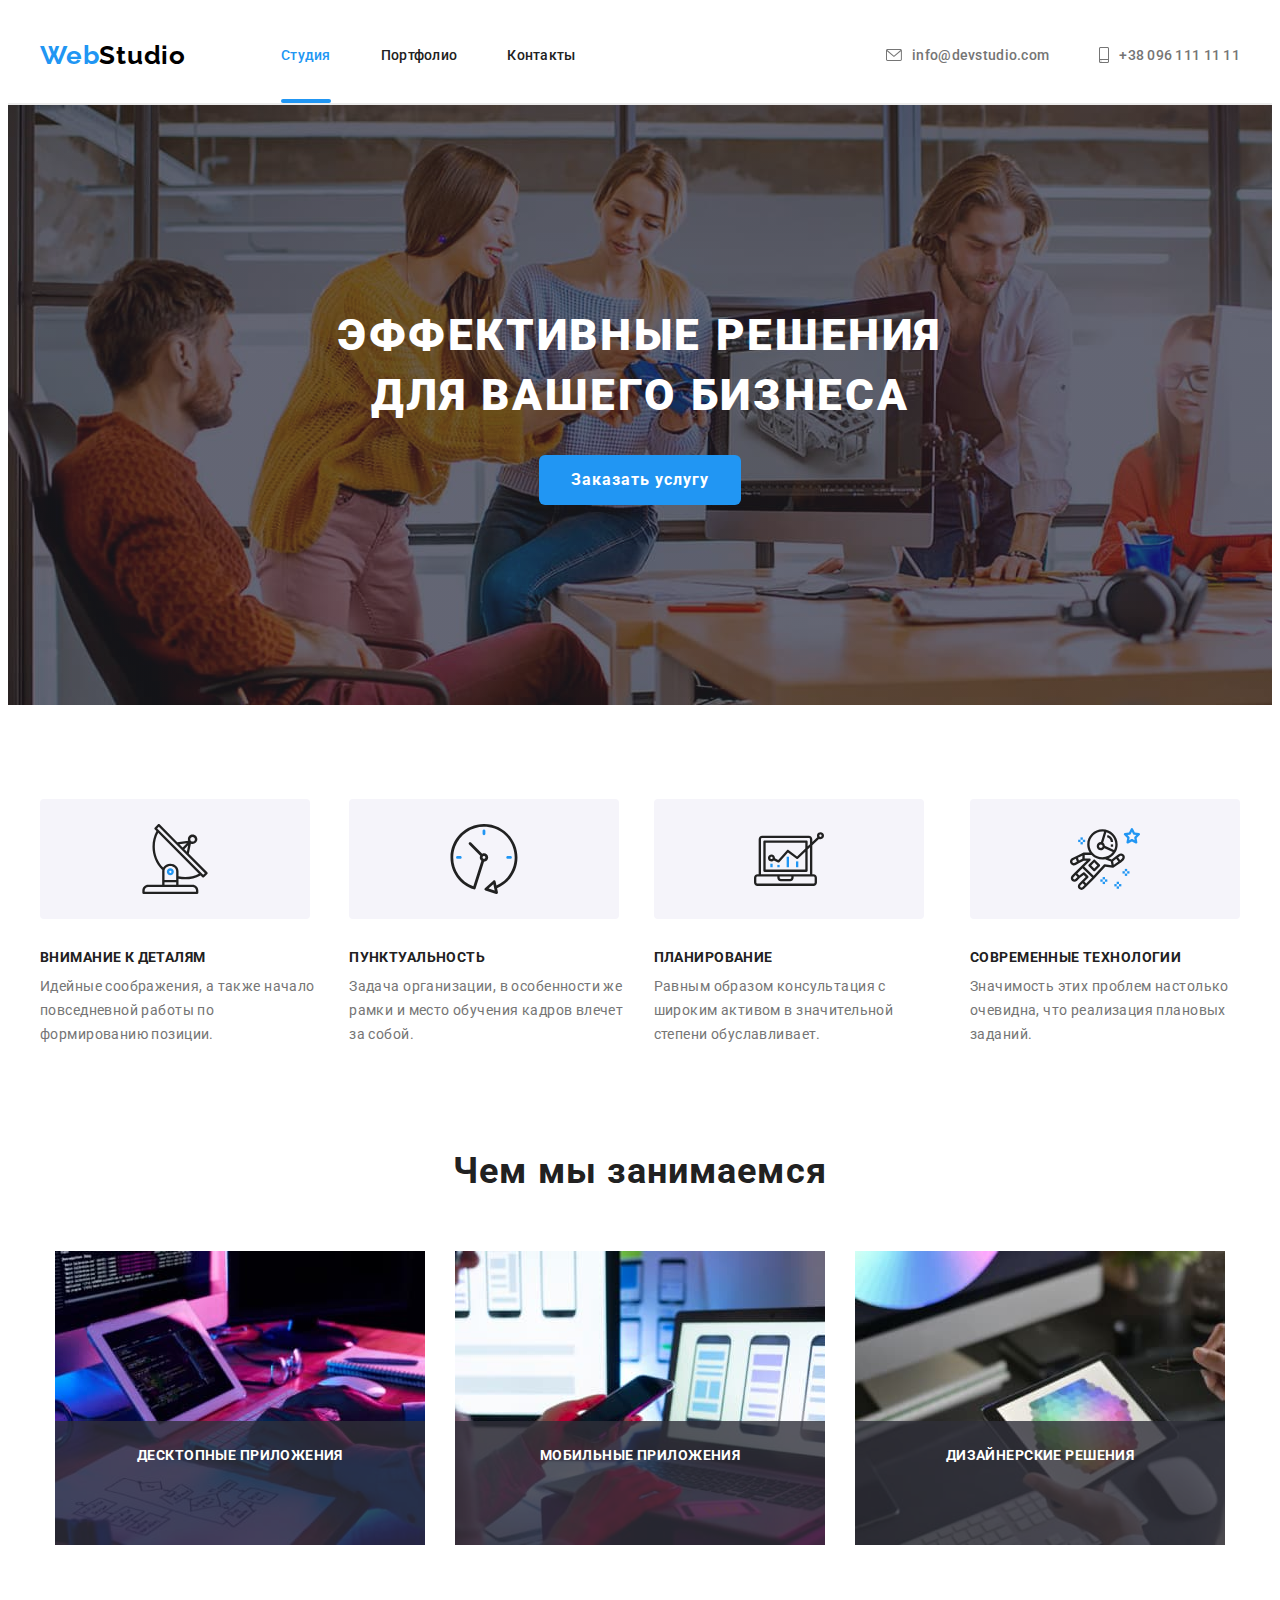
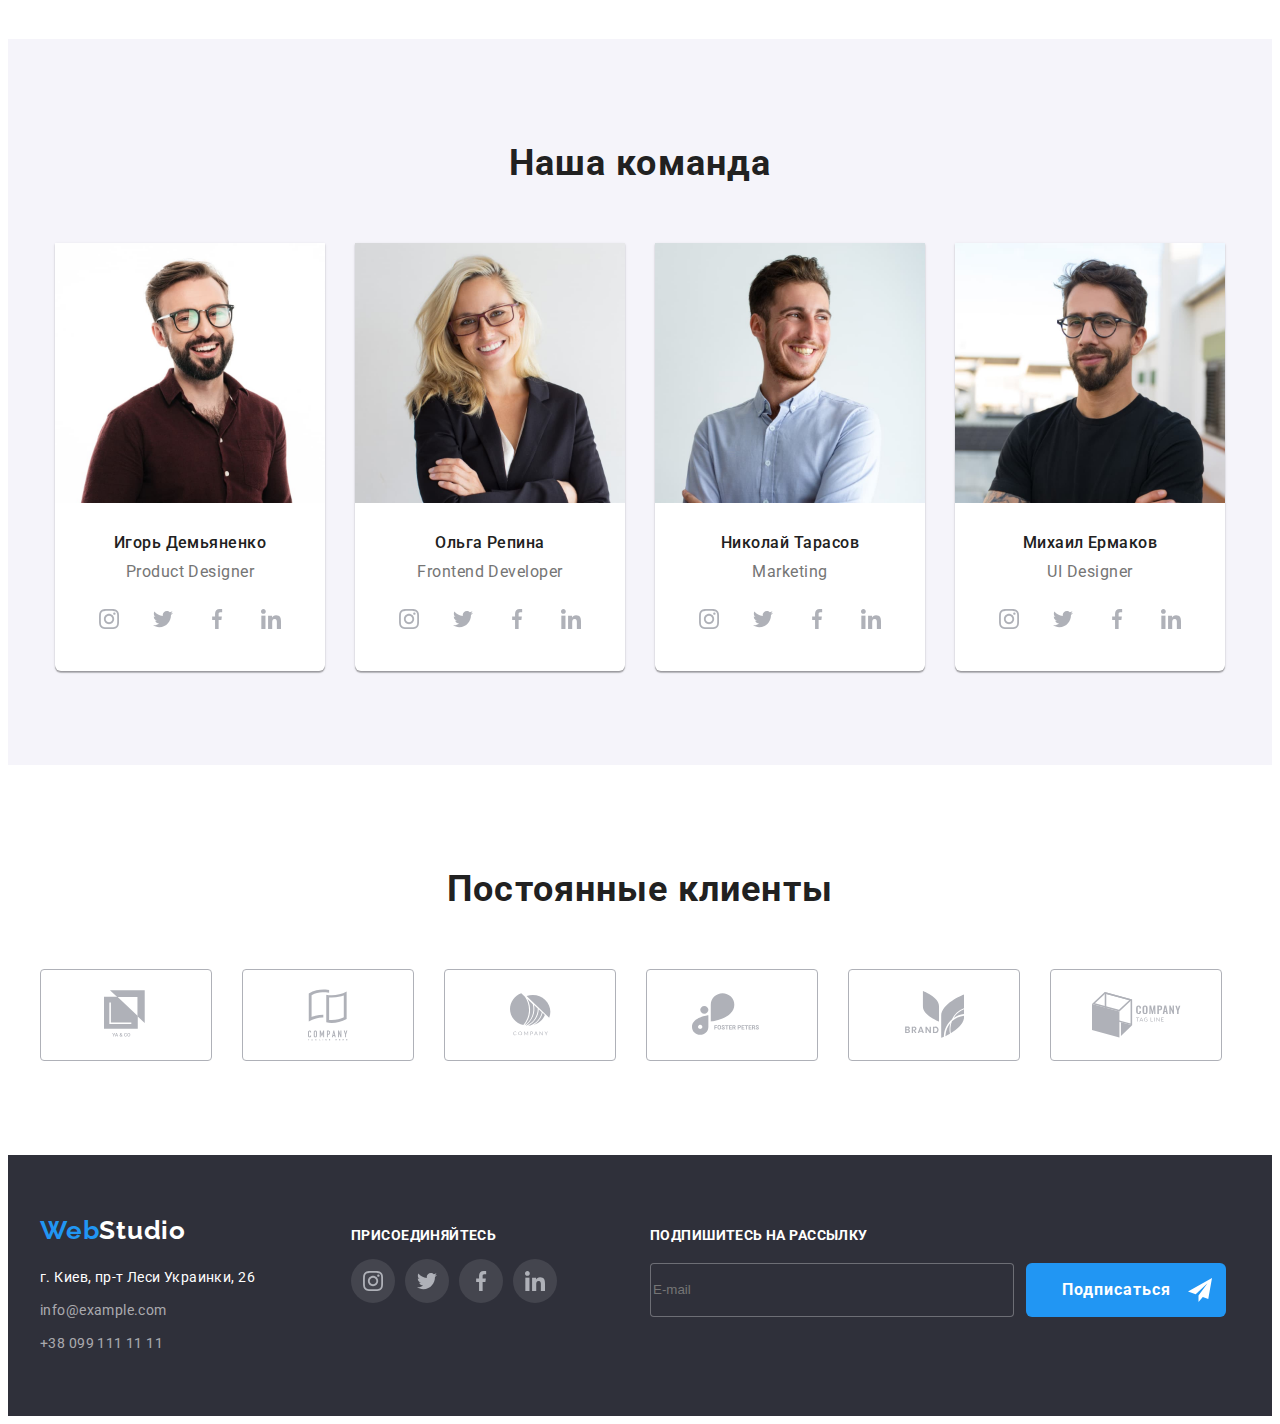
<file: index.html>
<!DOCTYPE html>
<html lang="ru">
<head>
    <meta charset="UTF-8">
    <meta name="viewport" content="width=device-width, initial-scale=1.0">
    <link rel="stylesheet" href="https://cdnjs.cloudflare.com/ajax/libs/modern-normalize/1.0.0/modern-normalize.min.css" integrity="sha512-ISS7cAi1PEhQ8jnbJpJZMd29NlhNj4AWYyLOSp2CE/CsHxTCu+r+t0D2yoJudVrd0/8fTVPUVDzY5Tvli75u/g==" crossorigin="anonymous" />
    <link rel="stylesheet" href="./css/main.min.css">
    <link rel="preconnect" href="https://fonts.gstatic.com">
    <link href="https://fonts.googleapis.com/css2?family=Raleway:wght@700&family=Roboto:ital,wght@0,400;0,500;0,700;1,900&display=swap" rel="stylesheet">
    <title lang="en">Web studio</title>
</head>
<body>
    <!-- Шапка сайта -->
        <header class="header-section">
           <div class="header container"> <nav class="navigation"> 
            <a href="./" aria-label="логотип сайта" class="logo-link"><span lang="en" class="logo-text">Web</span><span lang="en" class="">Studio</span></a>
            <ul class="nav-list">
                <li class="nav-list-item"><a href="" class="nav-link"><span class="current">Студия</span></a></li>
                <li class="nav-list-item"><a href="./portfolio.html" class="nav-link"><span>Портфолио</span></a></li>
                <li class="nav-list-item"><a href="" class="nav-link"><span>Контакты</span></a></li>
             </ul>                            
    </nav>
    <ul class="nav-list adress">  
        <li class="nav-list-item"><a href="mailto:info@devstudio.com" lang="en" class="nav-tel"><svg class="nav-list-icon" width="16" height="12"><use href="./images/sprite.svg#icon-envelope">
            </use></svg>
            <span>info@devstudio.com</span></a></li>
        <li class="nav-list-item"><a href="tel:+380961111111" class="nav-tel">
            <svg class="nav-list-icon" width="10" height="16"><use href="./images/sprite.svg#icon-smartphone">
        </use></svg><span class="telephone">+38 096 111 11 11</span></a></li>
    </ul></div>
        </header>  
    <!-- Главная секция -->
    <main>
        <!-- Герой -->
        <section class="hero">
            <h1 class="hero-title">Эффективные решения для вашего бизнеса</h1>
            <button type="button" class="hero-button" data-modal-open>Заказать услугу</button>
        </section>
        <!-- Преимущества -->
        <section class="advanteges container">
            <h2 class="section-title visually-hidden" lang="en">Advanteges</h2>
            <ul class="advanteges-list">
                <li class="advanteges-list-item">
                    <div class="advanteges-list-item-pic"><svg width="70px" height="70px">
                        <use href="./images/sprite.svg#icon-antenna"></use>
                    </svg> </div>
                    <h3 class="advanteges-title">Внимание к деталям</h3>
                    <p class="advanteges-text">Идейные соображения, а также начало повседневной работы по формированию позиции.</p>
                </li>
                <li class="advanteges-list-item">
                    <div class="advanteges-list-item-pic"><svg width="70px" height="70px">
                        <use href="./images/sprite.svg#icon-clock"></use>
                    </svg> </div>
                    <h3 class="advanteges-title">Пунктуальность</h3>
                    <p class="advanteges-text">Задача организации, в особенности же рамки и место обучения кадров влечет за собой.</p>
                </li>
                <li class="advanteges-list-item">
                    <div class="advanteges-list-item-pic"><svg width="70px" height="70px">
                        <use href="./images/sprite.svg#icon-diagram"></use>
                    </svg> </div>
                    <h3 class="advanteges-title">Планирование</h3>
                    <p class="advanteges-text">Равным образом консультация с широким активом в значительной степени обуславливает.</p>
                </li>
                <li class="advanteges-list-item">
                    <div class="advanteges-list-item-pic"><svg width="70px" height="70px">
                        <use href="./images/sprite.svg#icon-astronaut"></use>
                    </svg> </div>
                    <h3 class="advanteges-title">Современные технологии</h3>
                    <p class="advanteges-text">Значимость этих проблем настолько очевидна, что реализация плановых заданий.</p>
                </li>
            </ul>
        </section>
        <!-- what we do -->
        <section class="whatwedo container">
            <h2 class="section-title">Чем мы занимаемся</h2>
            <ul class="whatwedo-list">
                <li class="whatwedo-list-item"><img src="./images/whatwedo/whatwedo1.jpg" alt="разработчик за работой" width="370" height="294">
              <div  class="whatwedo-item-text-wraper"><p class="whatwedo-item-text">ДЕСКТОПНЫЕ ПРИЛОЖЕНИЯ</p></div> 
                </li>
                <li class="whatwedo-list-item"><img src="./images/whatwedo/whatwedo2.jpg" alt="разработчик за работой" width="370" height="294">
                <div class="whatwedo-item-text-wraper">
                    <p class="whatwedo-item-text">МОБИЛЬНЫЕ ПРИЛОЖЕНИЯ</p>
                </div>
                </li>
                <li class="whatwedo-list-item"><img src="./images/whatwedo/whatwedo3.jpg" alt="разработчик за работой" width="370" height="294">
                <div class="whatwedo-item-text-wraper">
                    <p class="whatwedo-item-text">ДИЗАЙНЕРСКИЕ РЕШЕНИЯ</p>
                </div>
                </li>
            </ul>
            </section>
        <!-- our team -->
             <section class="ourteam-section">
                 <div class="ourteam container">
                    <h2 class="section-title">Наша команда</h2>
                    <ul class="ourteam-list">    
                        <li class="ourteam-list-item">
                            <img src="./images/ourteam/ourteam1.jpg" alt="член команды" width="270" height="260" >
                                <h3 class="ourteam-member-name">Игорь Демьяненко</h3>
                                <p class="ourteam-member-position" lang="en">Product Designer</p>
                                <ul class="ourteam-member-social-links-list">
    <li class="social-list-item">
        <a class="social-link" href="">
            <svg class="social-link-icon">
                <use href="./images/sprite.svg#icon-instagram"></use>
            </svg>
        </a>
    </li>
    <li class="social-list-item">
        <a class="social-link" href="">
            <svg class="social-link-icon">
                <use href="./images/sprite.svg#icon-twitter"></use>
            </svg>
        </a>
    </li> <li class="social-list-item">
        <a class="social-link" href="">
            <svg class="social-link-icon">
                <use href="./images/sprite.svg#icon-facebook"></use>
            </svg>
        </a>
    </li> <li class="social-list-item">
        <a class="social-link" href="">
            <svg class="social-link-icon">
                <use href="./images/sprite.svg#icon-linkedin"></use>
            </svg>
        </a>
    </li>
                                </ul>
                            </li>
                        <li class="ourteam-list-item">
                            <img src="./images/ourteam/ourteam2.jpg" alt="член команды" width="270" height="260">
                            <h3 class="ourteam-member-name">Ольга Репина</h3>
                            <p class="ourteam-member-position" lang="en">Frontend Developer</p>
                            <ul class="ourteam-member-social-links-list">
                                <li class="social-list-item">
                                    <a class="social-link" href="">
                                        <svg class="social-link-icon">
                                            <use href="./images/sprite.svg#icon-instagram"></use>
                                        </svg>
                                    </a>
                                </li>
                                <li class="social-list-item">
                                    <a class="social-link" href="">
                                        <svg class="social-link-icon">
                                            <use href="./images/sprite.svg#icon-twitter"></use>
                                        </svg>
                                    </a>
                                </li> <li class="social-list-item">
                                    <a class="social-link" href="">
                                        <svg class="social-link-icon">
                                            <use href="./images/sprite.svg#icon-facebook"></use>
                                        </svg>
                                    </a>
                                </li> <li class="social-list-item">
                                    <a class="social-link" href="">
                                        <svg class="social-link-icon">
                                            <use href="./images/sprite.svg#icon-linkedin"></use>
                                        </svg>
                                    </a>
                                </li>
                                                            </ul>
                        </li>
                        <li class="ourteam-list-item">
                            <img src="./images/ourteam/ourteam3.jpg" alt="член команды" width="270" height="260">
                            <h3 class="ourteam-member-name">Николай Тарасов</h3>
                            <p class="ourteam-member-position" lang="en">Marketing</p>
                            <ul class="ourteam-member-social-links-list">
                                <li class="social-list-item">
                                    <a class="social-link" href="">
                                        <svg class="social-link-icon">
                                            <use href="./images/sprite.svg#icon-instagram"></use>
                                        </svg>
                                    </a>
                                </li>
                                <li class="social-list-item">
                                    <a class="social-link" href="">
                                        <svg class="social-link-icon">
                                            <use href="./images/sprite.svg#icon-twitter"></use>
                                        </svg>
                                    </a>
                                </li> <li class="social-list-item">
                                    <a class="social-link" href="">
                                        <svg class="social-link-icon">
                                            <use href="./images/sprite.svg#icon-facebook"></use>
                                        </svg>
                                    </a>
                                </li> <li class="social-list-item">
                                    <a class="social-link" href="">
                                        <svg class="social-link-icon">
                                            <use href="./images/sprite.svg#icon-linkedin"></use>
                                        </svg>
                                    </a>
                                </li>
                                                            </ul>
                        </li>
                        <li class="ourteam-list-item">
                            <img src="./images/ourteam/ourteam4.jpg" alt="член команды" width="270" height="260">
                            <h3 class="ourteam-member-name">Михаил Ермаков</h3>
                            <p class="ourteam-member-position" lang="en">UI Designer</p>
                            <ul class="ourteam-member-social-links-list">
                                <li class="social-list-item">
                                    <a class="social-link" href="">
                                        <svg class="social-link-icon">
                                            <use href="./images/sprite.svg#icon-instagram"></use>
                                        </svg>
                                    </a>
                                </li>
                                <li class="social-list-item">
                                    <a class="social-link" href="">
                                        <svg class="social-link-icon">
                                            <use href="./images/sprite.svg#icon-twitter"></use>
                                        </svg>
                                    </a>
                                </li> <li class="social-list-item">
                                    <a class="social-link" href="">
                                        <svg class="social-link-icon">
                                            <use href="./images/sprite.svg#icon-facebook"></use>
                                        </svg>
                                    </a>
                                </li> <li class="social-list-item">
                                    <a class="social-link" href="">
                                        <svg class="social-link-icon">
                                            <use href="./images/sprite.svg#icon-linkedin"></use>
                                        </svg>
                                    </a>
                                </li>
                                                            </ul>
                        </li>
                    </ul>
                 </div>
        </section>
        <!--our partners -->
        <section class="partners">
            <div class="partners-section container">
                <h2 class="section-title">Постоянные клиенты</h2>
                <ul class="partners-list">
                    <li class="partners-list-item">
                        <a href="" class="partners-box"><svg class="partners-logo" width="45" height="50">
                            <use href="./images/sprite.svg#icon-logo-1">
                            </use></svg></a>
                    </li>
                    <li class="partners-list-item">
                        <a href="" class="partners-box"><svg class="partners-logo" width="40" height="52">
                                <use href="./images/sprite.svg#icon-logo-2">
                                </use>
                            </svg></a>
                    </li>
                    <li class="partners-list-item">
                        <a href="" class="partners-box"><svg class="partners-logo" width="41" height="43">
                                <use href="./images/sprite.svg#icon-logo-3">
                                </use>
                            </svg></a>
                    </li>
                    <li class="partners-list-item">
                        <a href="" class="partners-box"><svg class="partners-logo" width="80" height="43">
                                <use href="./images/sprite.svg#icon-logo-4">
                                </use>
                            </svg></a>
                    </li>
                    <li class="partners-list-item">
                        <a href="" class="partners-box"><svg class="partners-logo" width="59" height="47">
                                <use href="./images/sprite.svg#icon-logo-5">
                                </use>
                            </svg></a>
                    </li>
                    <li class="partners-list-item">
                        <a href="" class="partners-box"><svg class="partners-logo" width="89" height="46">
                                <use href="./images/sprite.svg#icon-logo-6">
                                </use>
                            </svg></a>
                    </li>
                    
                </ul>

            </div>

        </section>
    </main>
    <footer class="footer">
        <div class="container">
           <div class="footer-adress">
                <a href="./" aria-label="логотип сайта" class="logo-link"><span lang="en" class="logo-text">Web</span><span lang="en"
                        class="text-dark-theme">Studio</span></a>
                <address class="contacts-list">
                    <ul >
                        <li class="contacts-list-item"><a class="adress-link" href="https://goo.gl/maps/L1ehJg4MQSeb4s4E7"
                                target="_blank" rel="noreferrer noopener">г. Киев, пр-т Леси Украинки, 26</a></li>
                        <li class="contacts-list-item"><a class="mail-link" href="mailto:info@example.com">info@example.com</a></li>
                        <li class="contacts-list-item"><a class="tel-link" href="tel:+380991111111">+38 099 111 11 11</a></li>
                    </ul>
                </address>
           </div>
<div class="join-block">
<h3 class="join-title">Присоединяйтесь</h3>
<ul class="ourteam-member-social-links-list">
    <li class="social-list-item">
        <a class="social-link" href="">
            <svg class="social-link-icon">
                <use href="./images/sprite.svg#icon-instagram"></use>
            </svg>
        </a>
    </li>
    <li class="social-list-item">
        <a class="social-link" href="">
            <svg class="social-link-icon">
                <use href="./images/sprite.svg#icon-twitter"></use>
            </svg>
        </a>
    </li>
    <li class="social-list-item">
        <a class="social-link" href="">
            <svg class="social-link-icon">
                <use href="./images/sprite.svg#icon-facebook"></use>
            </svg>
        </a>
    </li>
    <li class="social-list-item">
        <a class="social-link" href="">
            <svg class="social-link-icon">
                <use href="./images/sprite.svg#icon-linkedin"></use>
            </svg>
        </a>
    </li>
</ul>
</div>
    <form action="#" class="sub-form">
        <p class="sub-form-text">Подпишитесь на рассылку</p>
       <span class="sub-form-wrapper">
            <input name="mail" type="text" class="sub-form-mail-input" placeholder="E-mail">
            <button type="submit" class="sub-form-btn">Подписаться
                <svg width="24px" height="24px">
                    <use href="./images/sprite.svg#icon-send"></use>
                </svg>
            </button>
       </span>
    </form>
        </div>
    </footer>

<div class="backdrop is-hidden" data-modal>
    <div class="modal">
<button type="button" class="close-btn" data-modal-close><svg width="18px" height="18px" >
    <use href="./images/sprite.svg#icon-close"></use>
</svg></button>
<p class="form-main-text">Оставьте свои данные, мы вам перезвоним</p>
<form action="#" class="modal-form">
<label class="modal-form-field">Имя
    <span class="modal-form-input-wrapper"><input type="text" name="user-name" class="modal-form-input">
    <svg class="modal-input-icon" width="18px" height="18px">
        <use href="./images/sprite.svg#icon-name-modal"></use>
    </svg></span>
</label>
<label class="modal-form-field">Телефон
   <span class="modal-form-input-wrapper"><input type="tel" name="user-phone" class="modal-form-input">
<svg class="modal-input-icon" width="18px" height="18px">
    <use href="./images/sprite.svg#icon-phone-modal"></use>
</svg></span>
</label>
<label class="modal-form-field">Почта
    <span class="modal-form-input-wrapper"><input type="text" name="user-name" class="modal-form-input">
        <svg class="modal-input-icon" width="18px" height="18px">
            <use href="./images/sprite.svg#icon-mail-modal"></use>
        </svg></span>
</label>

<label class="modal-form-field">Комментарий
    <textarea class="modal-form-message" name="user-message" placeholder="Введите текст"></textarea>
<input id="user-policy" type="checkbox" name="user-policy" value="accept-policy" class="modal-form-policy visually-hidden">
<label for="user-policy" class="modal-form-policy-text">Соглашаюсь с рассылкой и принимаю <a href="#" class="policy-link">Условия договора</a></label>
<button type="submit" class="modal-form-btn">Отправить</button>
</form>
    </div>
</div>
<script src="./js/modal.js"></script>
</body>
</html>
</file>
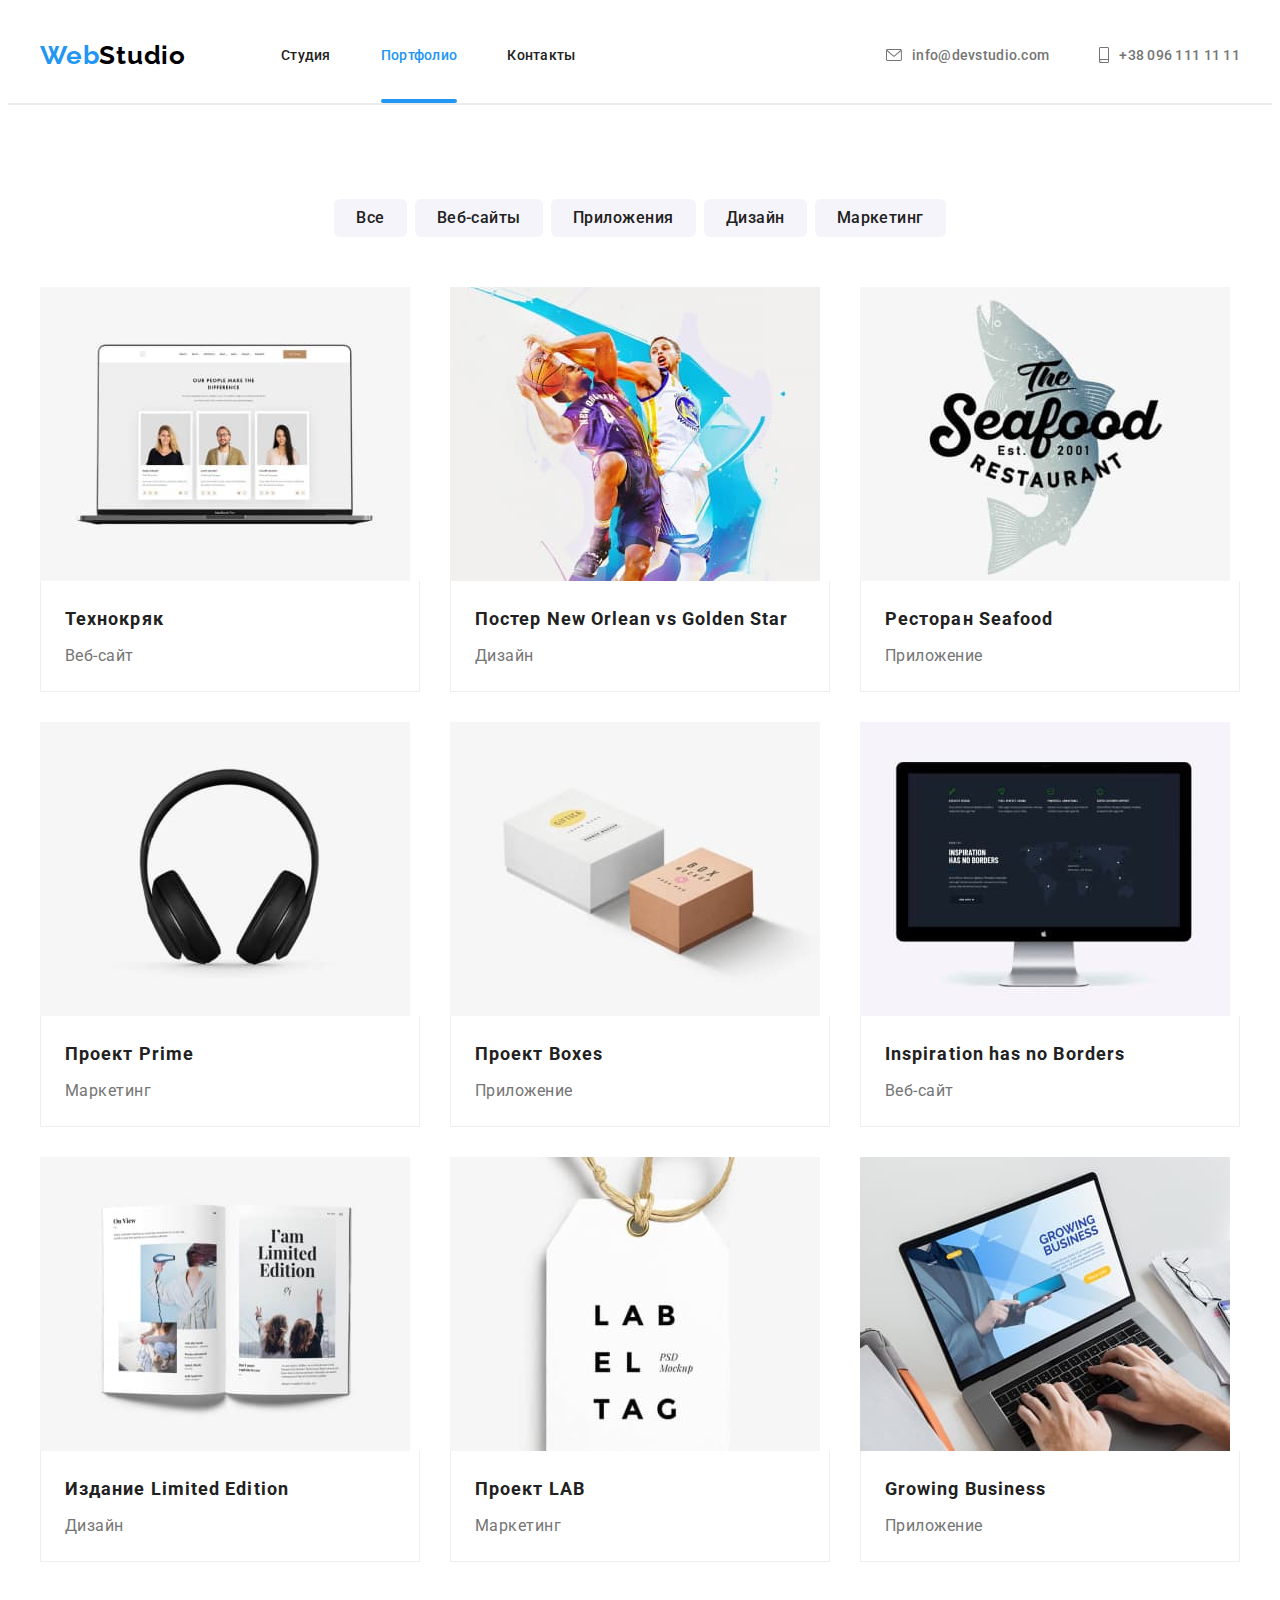
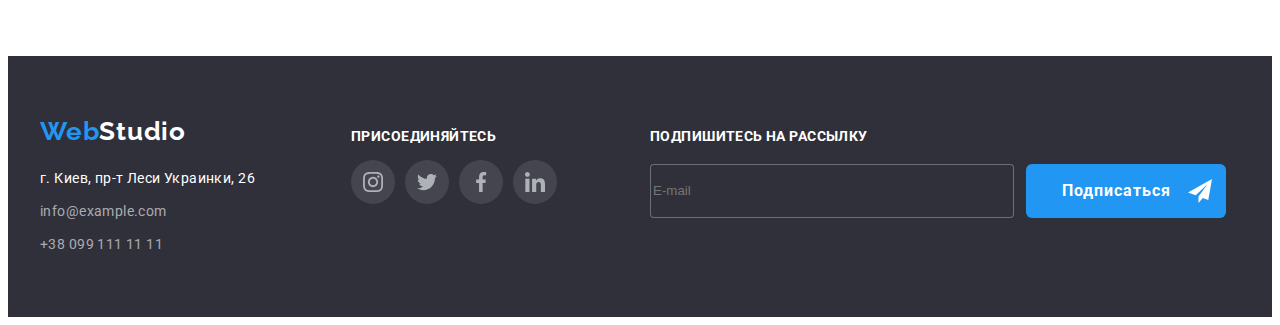
<file: portfolio.html>
<!DOCTYPE html>
<html lang="ru">
<head>
    <meta charset="UTF-8">
    <meta name="viewport" content="width=device-width, initial-scale=1.0">
    <link rel="stylesheet" href="https://cdnjs.cloudflare.com/ajax/libs/modern-normalize/1.0.0/modern-normalize.min.css" integrity="sha512-ISS7cAi1PEhQ8jnbJpJZMd29NlhNj4AWYyLOSp2CE/CsHxTCu+r+t0D2yoJudVrd0/8fTVPUVDzY5Tvli75u/g==" crossorigin="anonymous" />
    <link rel="stylesheet" href="./css/portfolio.min.css">
    <link rel="preconnect" href="https://fonts.gstatic.com">
    <link href="https://fonts.googleapis.com/css2?family=Raleway:wght@700&family=Roboto:ital,wght@0,400;0,500;0,700;1,900&display=swap" rel="stylesheet">
    <title lang="en">Portfolio</title>
</head>
<body>
    <!-- Шапка сайта -->
        <header class="header-section">
           <div class="header container">
            <nav class="navigation"> 
                <a href="./index.html" aria-label="логотип сайта" class="logo-link"><span lang="en" class="logo-text">Web</span><span lang="en" class="">Studio</span></a>
                <ul class="nav-list">
                    <li class="nav-list-item"><a href="./index.html" class="nav-link"><span>Студия</span></a></li>
                    <li class="nav-list-item"><a href="./portfolio.html" class="nav-link"><span class="current">Портфолио</span></a></li>
                    <li class="nav-list-item"><a href="" class="nav-link"><span>Контакты</span></a></li>
                 </ul>                            
        </nav>
        <ul class="nav-list adress">  
            <li class="nav-list-item"><a href="mailto:info@devstudio.com" lang="en" class="nav-tel"><svg class="nav-list-icon" width="16" height="12"><use href="./images/sprite.svg#icon-envelope">
                </use></svg>
                <span>info@devstudio.com</span></a></li>
            <li class="nav-list-item"><a href="tel:+380961111111" class="nav-tel"><svg class="nav-list-icon" width="10" height="16"><use href="./images/sprite.svg#icon-smartphone">
            </use></svg><span class="telephone">+38 096 111 11 11</span></a></li>
        </ul>
           </div>
        </header>  
    <!-- Главная секция -->
   <main>
    <section class="portfolio">
        <div class="portfolio container">
            
        <ul class="buttons-list">
            <li class="buttons-list-item"><button type="button" class="list-button">Все</button></li>
            <li class="buttons-list-item"><button type="button" class="list-button">Веб-сайты</button></li>
            <li class="buttons-list-item"><button type="button" class="list-button">Приложения</button></li>
            <li class="buttons-list-item"><button type="button" class="list-button">Дизайн</button></li>
            <li class="buttons-list-item"><button type="button" class="list-button">Маркетинг</button></li>
        </ul>
        <ul class="portfolio-cardlist">
            <li class="portfolio-card">
                <a href="#" class="portfolio-card-link">
                    <div class="portfolio-img">
                        <img  src="./images/portfoliocards/portfoliocard1.jpg" alt="Пример работы" width="370">
                        <div class="portfolio-overlay">
                            <p class="overlay-text">Технокряк это современная площадка распространения коронавируса. Компании используют эту
                                платформу для цифрового
                                шпионажа и атак на защищённые сервера конкурентов.</p>
                        </div>
                    </div>
                    <div class="portfolio-card-text">
                    <h3 class="portfolio-card-title">
                        Технокряк
                    </h3>
                    <p class="portfolio-card-category">Веб-сайт</p>
                   </div>
                </a>
        </li>
            <li class="portfolio-card">
                <a href="#" class="portfolio-card-link">
                    <div class="portfolio-img">
                        <img src="./images/portfoliocards/portfoliocard2.jpg" alt="Пример работы" width="370">
                        <div class="portfolio-overlay">
                            <p class="overlay-text">Технокряк это современная площадка распространения коронавируса. Компании используют эту
                                платформу для цифрового
                                шпионажа и атак на защищённые сервера конкурентов.</p>
                        </div></div>
                    <div class="portfolio-card-text">
                    <h3 class="portfolio-card-title">
                        Постер <span lang="en">New Orlean vs Golden Star</span> 
                    </h3>
                    <p class="portfolio-card-category">Дизайн</p>
                   </div>
                </a>
        </li>
            <li class="portfolio-card">
               <a href="#" class="portfolio-card-link">
                <div class="portfolio-img">
                    <img src="./images/portfoliocards/portfoliocard3.jpg" alt="Пример работы" width="370">
                    <div class="portfolio-overlay">
                        <p class="overlay-text">Технокряк это современная площадка распространения коронавируса. Компании используют эту
                            платформу для цифрового
                            шпионажа и атак на защищённые сервера конкурентов.</p>
                    </div></div>
                <div class="portfolio-card-text">
                    <h3 class="portfolio-card-title">
                        Ресторан <span lang="en">Seafood</span>
                    </h3>
                    <p class="portfolio-card-category">Приложение</p>
                </div>
               </a>
        </li>
            <li class="portfolio-card">
               <a href="#" class="portfolio-card-link">
                <div class="portfolio-img">
                    <img src="./images/portfoliocards/portfoliocard4.jpg" alt="Пример работы" width="370">
                    <div class="portfolio-overlay">
                        <p class="overlay-text">Технокряк это современная площадка распространения коронавируса. Компании используют эту
                            платформу для цифрового
                            шпионажа и атак на защищённые сервера конкурентов.</p>
                    </div></div>
               <div class="portfolio-card-text">
                <h3 class="portfolio-card-title">
                    Проект <span lang="en">Prime</span>
                </h3>
                <p class="portfolio-card-category">Маркетинг</p>
               </div>
               </a>
        </li>
            <li class="portfolio-card">
               <a href="#" class="portfolio-card-link">
                <div class="portfolio-img">
                    <img src="./images/portfoliocards/portfoliocard5.jpg" alt="Пример работы" width="370">
                    <div class="portfolio-overlay">
                        <p class="overlay-text">Технокряк это современная площадка распространения коронавируса. Компании используют эту
                            платформу для цифрового
                            шпионажа и атак на защищённые сервера конкурентов.</p>
                    </div></div>
               <div class="portfolio-card-text">
                <h3 class="portfolio-card-title">
                    Проект <span lang="en">Boxes</span>
                </h3>
                <p class="portfolio-card-category">Приложение</p>
               </div>
               </a>
        </li>
            <li class="portfolio-card">
               <a href="#" class="portfolio-card-link">
                <div class="portfolio-img">
                    <img src="./images/portfoliocards/portfoliocard6.jpg" alt="Пример работы" width="370">
                    <div class="portfolio-overlay">
                        <p class="overlay-text">Технокряк это современная площадка распространения коронавируса. Компании используют эту
                            платформу для цифрового
                            шпионажа и атак на защищённые сервера конкурентов.</p>
                    </div></div>
               <div class="portfolio-card-text">
                <h3 class="portfolio-card-title">
                    <span lang="en">Inspiration has no Borders</span>
                </h3>
                <p class="portfolio-card-category">Веб-сайт</p>
               </div>
               </a>
        </li>
            <li class="portfolio-card">
                <a href="#" class="portfolio-card-link">
                    <div class="portfolio-img">
                        <img src="./images/portfoliocards/portfoliocard7.jpg" alt="Пример работы" width="370">
                        <div class="portfolio-overlay">
                            <p class="overlay-text">Технокряк это современная площадка распространения коронавируса. Компании используют эту
                                платформу для цифрового
                                шпионажа и атак на защищённые сервера конкурентов.</p>
                        </div></div>
           <div class="portfolio-card-text">
            <h3 class="portfolio-card-title">
                Издание <span lang="en">Limited Edition</span>
            </h3>
            <p class="portfolio-card-category">Дизайн</p>
           </div>
                </a>
        </li>
            <li class="portfolio-card">
                <a href="#" class="portfolio-card-link">
                <div class="portfolio-img">
                    <img src="./images/portfoliocards/portfoliocard8.jpg" alt="Пример работы" width="370">
                    <div class="portfolio-overlay">
                        <p class="overlay-text">Технокряк это современная площадка распространения коронавируса. Компании используют эту
                            платформу для цифрового
                            шпионажа и атак на защищённые сервера конкурентов.</p>
                    </div></div>
            <div class="portfolio-card-text">
                <h3 class="portfolio-card-title">
                    Проект <span lang="en">LAB</span>
                </h3>
                <p class="portfolio-card-category">Маркетинг</p>
            </div>
                </a>
        </li>
            <li class="portfolio-card">
               <a href="#" class="portfolio-card-link">
                <div class="portfolio-img">
                    <img src="./images/portfoliocards/portfoliocard9.jpg" alt="Пример работы" width="370">
                    <div class="portfolio-overlay">
                        <p class="overlay-text">Технокряк это современная площадка распространения коронавируса. Компании используют эту
                            платформу для цифрового
                            шпионажа и атак на защищённые сервера конкурентов.</p>
                    </div></div>
                <div class="portfolio-card-text">
                    <h3 class="portfolio-card-title">
                        <span lang="en">Growing Business</span>
                    </h3>
                    <p class="portfolio-card-category">Приложение</p>
                </div>
               </a>
        </li>
        </ul>
        </div>
    </section>
   </main>
    <footer class="footer">
<div class="container">
   <div class="footer-adress">
        <a href="./" aria-label="логотип сайта" class="logo-link"><span lang="en" class="logo-text">Web</span><span lang="en"
                class="text-dark-theme">Studio</span></a>
        <address class="contacts-list">
            <ul >
                <li class="contacts-list-item"><a class="adress-link" href="https://goo.gl/maps/L1ehJg4MQSeb4s4E7"
                        target="_blank" rel="noreferrer noopener">г. Киев, пр-т Леси Украинки, 26</a></li>
                <li class="contacts-list-item"><a class="mail-link" href="mailto:info@example.com">info@example.com</a></li>
                <li class="contacts-list-item"><a class="tel-link" href="tel:+380991111111">+38 099 111 11 11</a></li>
            </ul>
        </address>
   </div>
<div class="join-block">
    <h3 class="join-title">Присоединяйтесь</h3>
    <ul class="ourteam-member-social-links-list">
        <li class="social-list-item">
            <a class="social-link" href="">
                <svg class="social-link-icon">
                    <use href="./images/sprite.svg#icon-instagram"></use>
                </svg>
            </a>
        </li>
        <li class="social-list-item">
            <a class="social-link" href="">
                <svg class="social-link-icon">
                    <use href="./images/sprite.svg#icon-twitter"></use>
                </svg>
            </a>
        </li>
        <li class="social-list-item">
            <a class="social-link" href="">
                <svg class="social-link-icon">
                    <use href="./images/sprite.svg#icon-facebook"></use>
                </svg>
            </a>
        </li>
        <li class="social-list-item">
            <a class="social-link" href="">
                <svg class="social-link-icon">
                    <use href="./images/sprite.svg#icon-linkedin"></use>
                </svg>
            </a>
        </li>
    </ul>
</div>
<form action="#" class="sub-form">
    <p class="sub-form-text">Подпишитесь на рассылку</p>
    <span class="sub-form-wrapper">
        <input name="mail" type="text" class="sub-form-mail-input" placeholder="E-mail">
        <button type="submit" class="sub-form-btn">Подписаться
            <svg width="24px" height="24px">
                <use href="./images/sprite.svg#icon-send"></use>
            </svg>
        </button>
    </span>
</form>
</div>
    </footer>
</body>
</html>
</file>
<file: css/main.min.css>
.visually-hidden{position:absolute;width:1px;height:1px;margin:-1px;padding:0;overflow:hidden;border:0;clip:rect(0 0 0 0)}:root{--accent-color: #2196f3;--pic-color: #f5f4fa;--h-text-color: #212121;--p-text-color: #757575;--f-color: #2f303a;--p-dark-t-color: #ffffff;--f-link-color: rgba(255, 255, 255, 0.6);--f-input-color: rgba(255, 255, 255, 0.3);--svg-color: #afb1b8;--font-family-1: Roboto;--font-family-2: Raleway;--font-bold: 700;--font-normal: 400;--font-size-main: 14px;--font-btn: 16px;--font-accent-text: 18px;--font-logo: 26px}body{text-decoration-color:black}h1,h2,h3,h4,h5,h6{margin:0}p{padding:0;margin:0}a{text-decoration:none;color:black}ul,ol{margin:0;padding:0;list-style:none}img{display:block}.adress{margin-left:auto}.container{width:1200px;margin:0 auto;padding-right:15px;padding-left:15px}.logo-link{font-family:var(--font-family-2);font-weight:var(--font-bold);font-size:var(--font-logo);line-height:1.192;letter-spacing:0.03em;margin-right:95px}.header,.navigation,.nav-list{display:flex;align-items:center}.nav-list-item{position:relative}.nav-list-item:not(:last-child){margin-right:50px}.nav-list-item .nav-tel{display:flex;width:max-content;height:max-content;align-items:center}.header-section{border-bottom:2px solid #ececec}.header{padding-top:32px;padding-bottom:32px}.nav-list.adress{flex-basis:content;margin-left:auto}.current,.logo-text,.nav-link:focus,.nav-link:hover,.nav-tel:focus,.nav-tel:hover{color:var(--accent-color)}.nav-link{display:block;font-family:var(--font-family-1);font-weight:500;font-size:var(--font-size-main);line-height:1.143;letter-spacing:0.02em;color:var(--h-text-color);transition:color 250ms cubic-bezier(0.4, 0, 0.2, 1)}.nav-link .current::after{position:absolute;bottom:-1px;display:block;content:"";background-color:var(--accent-color);width:100%;height:4px;transform:translateY(39px);border-radius:2px}.nav-list-icon{fill:var(--p-text-color);margin-right:10px;transition:fill 250ms cubic-bezier(0.4, 0, 0.2, 1)}.nav-tel:focus .nav-list-icon,.nav-tel:hover .nav-list-icon{fill:var(--accent-color)}.nav-tel{font-family:var(--font-family-1);font-weight:500;font-size:var(--font-size-main);line-height:1.143x;letter-spacing:0.02em;color:var(--p-text-color);transition:color 250ms cubic-bezier(0.4, 0, 0.2, 1)}.hero{background-color:var(--f-color);display:flex;flex-direction:column;padding-top:200px;padding-bottom:200px;align-content:center;align-items:center;max-height:600px;max-width:1600px;margin:0 auto;background-image:linear-gradient(rgba(47,48,58,0.4), rgba(47,48,58,0.4)),url(../images/herobg.jpg);background-repeat:no-repeat;background-size:cover}.hero-title{font-family:var(--font-family-1);font-weight:900;font-size:44px;line-height:1.364;text-align:center;letter-spacing:0.06em;text-transform:uppercase;color:var(--p-dark-t-color);max-width:696px;margin-bottom:30px}.hero-button{background-color:var(--accent-color);font-family:var(--font-family-1);font-style:normal;font-weight:var(--font-bold);font-size:var(--font-btn);line-height:1.875;align-items:center;text-align:center;letter-spacing:0.06em;color:var(--p-dark-t-color);border:none;border-radius:6px;padding-top:10px;padding-bottom:10px;padding-left:32px;padding-right:32px;min-width:200px;cursor:pointer}.advanteges.container{padding-top:94px}.advanteges-list{display:flex}.advanteges-list-item-pic{display:flex;align-items:center;justify-content:center;width:270px;height:120px;background-color:var(--pic-color);margin-bottom:30px;border-radius:4px}.advanteges-list-item:not(:last-child){margin-right:30px}.advanteges-title{font-family:var(--font-family-1);font-weight:var(--font-bold);font-size:var(--font-size-main);line-height:1.143;letter-spacing:0.03em;text-transform:uppercase;color:var(--h-text-color);margin-bottom:10px}.advanteges-text{font-family:var(--font-family-1);font-size:var(--font-size-main);line-height:1.714;letter-spacing:0.03em;color:var(--p-text-color)}.whatwedo.container{padding-top:94px;padding-bottom:94px}.section-title{font-family:var(--font-family-1);font-weight:var(--font-bold);font-size:36px;line-height:1.667;text-align:center;letter-spacing:0.03em;color:var(--h-text-color);margin-bottom:50px}.whatwedo-list{display:flex;align-items:center;justify-content:center}.whatwedo-list-item{position:relative}.whatwedo-list-item:not(:last-child){margin-right:30px}.whatwedo-item-text-wraper{display:block;position:absolute;width:100%;height:70px;transform:translateY(-100%);background-color:rgba(47,48,58,0.8);padding-top:27px;padding-bottom:27px}.whatwedo-item-text{font-family:var(--font-family-1);font-style:normal;font-weight:var(--font-bold);font-size:var(--font-size-main);line-height:1.14;text-align:center;letter-spacing:0.03em;text-transform:uppercase;color:var(--p-dark-t-color)}.ourteam-section{background-color:var(--pic-color);padding-top:94px;padding-bottom:94px}.ourteam .container{display:flex}.ourteam-list{display:flex;align-items:center;justify-content:center}.ourteam-list-item{display:block;background-color:var(--p-dark-t-color);border-bottom-left-radius:6px;border-bottom-right-radius:6px;padding-bottom:30px;box-shadow:0px 1px 3px rgba(0,0,0,0.12),0px 1px 1px rgba(0,0,0,0.14),0px 2px 1px rgba(0,0,0,0.2)}.ourteam-list-item:not(:last-child){margin-right:30px}.ourteam-member-name{font-family:var(--font-family-1);font-weight:500;font-size:var(--font-btn);line-height:1.188;text-align:center;letter-spacing:0.03em;color:var(--h-text-color);margin-top:30px;margin-bottom:10px}.ourteam-member-position{font-family:var(--font-family-1);font-weight:var(--font-normal);font-size:var(--font-btn);line-height:1.188;text-align:center;letter-spacing:0.03em;color:var(--p-text-color)}.ourteam-member-social-links-list{display:flex;justify-content:center;margin-top:16px}.social-list-item{width:max-content;height:max-content}.social-list-item:not(:last-child){margin-right:10px}.social-link{display:flex;justify-content:center;align-items:center;width:44px;height:44px;border-radius:50%;transition:color 250ms cubic-bezier(0.4, 0, 0.2, 1);transition:background-color 250ms cubic-bezier(0.4, 0, 0.2, 1)}.social-link:hover,.social-link:focus{background-color:var(--accent-color)}.social-link-icon{transition:fill 250ms cubic-bezier(0.4, 0, 0.2, 1);width:20px;height:20px;fill:var(--svg-color)}.social-link:hover .social-link-icon,.social-link:focus .social-link-icon{fill:var(--p-dark-t-color)}.partners{padding-top:94px;padding-bottom:94px}.partners-list{display:flex}.partners-box{display:flex;justify-content:center;align-items:center;width:170px;height:90px;border:1px solid var(--svg-color);border-radius:4px;transition:color 250ms cubic-bezier(0.4, 0, 0.2, 1);transition:border 250ms cubic-bezier(0.4, 0, 0.2, 1)}.partners-box:hover,.partners-box:focus{border:1px solid var(--accent-color)}.partners-list-item:not(:last-child){margin-right:30px}.partners-logo{fill:var(--svg-color);transition:fill 250ms cubic-bezier(0.4, 0, 0.2, 1)}.partners-box:hover .partners-logo,.partners-box:focus .partners-logo{fill:var(--accent-color)}.footer{background-color:var(--f-color);padding-top:60px;padding-bottom:60px}.footer .container{display:flex;max-height:252px}.footer .contacts-list{margin-top:20px}.footer .social-link{background-color:rgba(255,255,255,0.1)}.footer .social-link:hover,.footer .social-link:focus{background-color:var(--accent-color)}.footer-adress{width:max-content;height:max-content}.contacts-list-item:not(:last-child){margin-bottom:9px}.text-dark-theme{color:var(--p-dark-t-color)}.adress-link{font-family:var(--font-family-1);font-weight:var(--font-normal);font-style:normal;font-size:var(--font-size-main);line-height:1.714;letter-spacing:0.03em;color:var(--p-dark-t-color)}.mail-link{font-family:var(--font-family-1);font-weight:var(--font-normal);font-style:normal;font-size:var(--font-size-main);line-height:1.714;letter-spacing:0.03em;color:var(--f-link-color)}.tel-link{font-family:var(--font-family-1);font-weight:var(--font-normal);font-style:normal;font-size:var(--font-size-main);line-height:1.714;letter-spacing:0.03em;color:var(--f-link-color)}.join-title{font-family:var(--font-family-1);font-style:normal;font-weight:var(--font-bold);text-align:left;font-size:var(--font-size-main);line-height:1.143;letter-spacing:0.03em;text-transform:uppercase;color:var(--p-dark-t-color)}.join-block{margin-top:12px;margin-left:70px}.sub-form{margin-top:12px;margin-left:93px}.sub-form-text{font-family:var(--font-family-1);font-style:normal;font-weight:var(--font-bold);font-size:var(--font-size-main);line-height:1.143;letter-spacing:0.03em;text-transform:uppercase;color:var(--p-dark-t-color);margin-bottom:20px}.sub-form-mail-input{width:358px;height:50px;border:1px solid var(--f-input-color);border-radius:4px;background-color:var(--f-color);margin-right:12px;color:var(--f-input-color)}.sub-form-mail-input:focus{outline:none}.sub-form-wrapper{display:flex}.sub-form-btn{display:flex;justify-content:space-around;background-color:var(--accent-color);width:200px;font-family:var(--font-family-1);font-style:normal;font-weight:var(--font-bold);font-size:var(--font-btn);line-height:1.875;align-items:center;text-align:center;letter-spacing:0.06em;color:var(--p-dark-t-color);border:none;border-radius:6px;padding-top:10px;padding-bottom:10px;padding-left:28px;cursor:pointer}.backdrop{position:fixed;left:0px;top:0px;width:100%;height:100%;background-color:rgba(0,0,0,0.1);transition:all 500ms linear}.modal{position:absolute;top:50%;left:50%;transform:translate(-50%, -50%);width:528px;min-height:581px;padding:40px;background-color:#fff}.close-btn{display:flex;justify-content:center;position:absolute;padding:6px;top:8px;right:8px;width:30px;height:30px;background-color:#fff;border:1px solid rgba(0,0,0,0.1);border-radius:50%;cursor:pointer;fill:#000}.close-btn:hover{fill:var(--accent-color)}.is-hidden{opacity:0;visibility:hidden;pointer-events:none}.form-main-text{font-family:Roboto;font-style:normal;font-weight:bold;font-size:20px;line-height:1.15;text-align:center;letter-spacing:0.03em;color:#212121;margin-bottom:12px}.modal-form{display:flex;flex-direction:column}.modal-form-field{margin-bottom:10px;font-family:Roboto;font-style:normal;font-weight:normal;font-size:12px;line-height:1.166;letter-spacing:0.01em;color:#757575}.modal-form-field:last-child{margin-bottom:0px}.modal-form-input{width:100%;height:40px;border:1px solid rgba(33,33,33,0.2);border-radius:4px;padding-left:42px;transition:border-color 250ms cubic-bezier(0.4, 0, 0.2, 1);cursor:pointer}.modal-form-input:focus{outline:none;border-color:var(--accent-color)}.modal-form-input-wrapper{position:relative;display:block;margin-top:4px}.modal-input-icon{position:absolute;left:12px;top:50%;transform:translateY(-50%);transition:250ms cubic-bezier(0.4, 0, 0.2, 1)}.modal-form-input:focus+.modal-input-icon{fill:var(--accent-color)}.modal-form-message{width:100%;height:120px;border:1px solid rgba(33,33,33,0.2);border-radius:4px;padding-top:12px;padding-bottom:12px;padding-left:16px;padding-right:16px;margin-top:4px;margin-bottom:20px;resize:none;transition:border-color 250ms cubic-bezier(0.4, 0, 0.2, 1);cursor:pointer}.modal-form-message:focus{outline-offset:0px;outline:none;border-color:var(--accent-color)}.modal-form-policy-text{display:flex;align-items:center;justify-content:center;font-family:Roboto;font-style:normal;font-weight:normal;font-size:14px;line-height:1.714;letter-spacing:0.03em;color:#757575}.modal-form-policy-text:before{content:"";display:inline-block;width:16px;height:15px;border:1px solid #000;margin-right:7px}.modal-form-policy:checked+.modal-form-policy-text:before{background-image:url("../images/icon-check.svg");background-size:cover;background-repeat:no-repeat;border:none}.policy-link{text-decoration-line:underline;color:var(--accent-color)}.modal-form-btn{display:block;background-color:var(--accent-color);font-family:Roboto;font-style:normal;font-weight:bold;font-size:16px;line-height:1.875;align-items:center;text-align:center;letter-spacing:0.06em;color:#ffffff;border:none;border-radius:6px;padding-top:10px;padding-bottom:10px;padding-left:32px;padding-right:32px;min-width:200px;cursor:pointer;margin:0 auto;margin-top:30px;margin-bottom:0px}
/*# sourceMappingURL=main.min.css.map */
</file>
<file: css/portfolio.min.css>
.visually-hidden{position:absolute;width:1px;height:1px;margin:-1px;padding:0;overflow:hidden;border:0;clip:rect(0 0 0 0)}:root{--accent-color: #2196f3;--pic-color: #f5f4fa;--h-text-color: #212121;--p-text-color: #757575;--f-color: #2f303a;--p-dark-t-color: #ffffff;--f-link-color: rgba(255, 255, 255, 0.6);--f-input-color: rgba(255, 255, 255, 0.3);--svg-color: #afb1b8;--font-family-1: Roboto;--font-family-2: Raleway;--font-bold: 700;--font-normal: 400;--font-size-main: 14px;--font-btn: 16px;--font-accent-text: 18px;--font-logo: 26px}body{text-decoration-color:black}h1,h2,h3,h4,h5,h6{margin:0}p{padding:0;margin:0}a{text-decoration:none;color:black}ul,ol{margin:0;padding:0;list-style:none}img{display:block}.adress{margin-left:auto}.container{width:1200px;margin:0 auto;padding-right:15px;padding-left:15px}.logo-link{font-family:var(--font-family-2);font-weight:var(--font-bold);font-size:var(--font-logo);line-height:1.192;letter-spacing:0.03em;margin-right:95px}.header,.navigation,.nav-list{display:flex;align-items:center}.nav-list-item{position:relative}.nav-list-item:not(:last-child){margin-right:50px}.nav-list-item .nav-tel{display:flex;width:max-content;height:max-content;align-items:center}.header-section{border-bottom:2px solid #ececec}.header{padding-top:32px;padding-bottom:32px}.nav-list.adress{flex-basis:content;margin-left:auto}.current,.logo-text,.nav-link:focus,.nav-link:hover,.nav-tel:focus,.nav-tel:hover{color:var(--accent-color)}.nav-link{display:block;font-family:var(--font-family-1);font-weight:500;font-size:var(--font-size-main);line-height:1.143;letter-spacing:0.02em;color:var(--h-text-color);transition:color 250ms cubic-bezier(0.4, 0, 0.2, 1)}.nav-link .current::after{position:absolute;bottom:-1px;display:block;content:"";background-color:var(--accent-color);width:100%;height:4px;transform:translateY(39px);border-radius:2px}.nav-list-icon{fill:var(--p-text-color);margin-right:10px;transition:fill 250ms cubic-bezier(0.4, 0, 0.2, 1)}.nav-tel:focus .nav-list-icon,.nav-tel:hover .nav-list-icon{fill:var(--accent-color)}.nav-tel{font-family:var(--font-family-1);font-weight:500;font-size:var(--font-size-main);line-height:1.143x;letter-spacing:0.02em;color:var(--p-text-color);transition:color 250ms cubic-bezier(0.4, 0, 0.2, 1)}.portfolio.container{padding-top:94px;padding-bottom:94px}.buttons-list{display:flex;align-items:center;justify-content:center;margin-bottom:50px}.buttons-list-item:not(:last-child){margin-right:8px}.portfolio-cardlist{display:flex;flex-wrap:wrap;margin-left:-30px;margin-top:-30px}.portfolio-card{margin-left:30px;margin-top:30px;flex-basis:calc(100% / 3 - 30px)}.portfolio-card-link:hover,.portfolio-card-link:focus{display:block;box-shadow:0px 1px 1px rgba(0,0,0,0.12),0px 4px 4px rgba(0,0,0,0.06),1px 4px 6px rgba(0,0,0,0.16)}.portfolio-card-text{display:block;padding-top:20px;padding-bottom:20px;padding-right:24px;padding-left:24px;border-left:1px solid #eeeeee;border-right:1px solid #eeeeee;border-bottom:1px solid #eeeeee}.portfolio-img{position:relative;display:block;overflow:hidden}.portfolio-overlay{position:absolute;display:inline-block;width:100%;height:100%;background-color:rgba(33,150,243,0.9);padding-top:63px;padding-bottom:63px;padding-right:24px;padding-left:24px;transition:transform 250ms ease}.portfolio-card-link:focus .portfolio-overlay,.portfolio-card-link:hover .portfolio-overlay{transform:translateY(-100%)}.overlay-text{font-family:var(--font-family-1);font-style:normal;font-weight:var(--font-normal);font-size:var(--font-accent-text);line-height:1.555;letter-spacing:0.03em;color:var(--p-dark-t-color)}.list-button{background:var(--pic-color);font-family:var(--font-family-1);font-style:normal;font-weight:500;font-size:var(--font-btn);line-height:1.625;text-align:center;letter-spacing:0.03em;color:var(--h-text-color);border:none;padding-left:22px;padding-right:22px;padding-top:6px;padding-bottom:6px;border-radius:6px;transition:all 250ms cubic-bezier(0.4, 0, 0.2, 1)}.list-button:hover,.list-button:focus{background:var(--accent-color);color:var(--p-dark-t-color);cursor:pointer;box-shadow:0px 2px 2px 0px rgba(0,0,0,0.12),0px 1px 2px 0px rgba(0,0,0,0.08),0px 3px 1px 0px rgba(0,0,0,0.1)}.portfolio-card-title{font-family:var(--font-family-1);font-style:normal;font-weight:var(--font-bold);font-size:var(--font-accent-text);line-height:2;letter-spacing:0.06em;color:var(--h-text-color);margin-bottom:4px}.portfolio-card-category{font-family:var(--font-family-1);font-style:normal;font-weight:var(--font-normal);font-size:var(--font-btn);line-height:1.875;letter-spacing:0.03em;color:var(--p-text-color)}.ourteam-section{background-color:var(--pic-color);padding-top:94px;padding-bottom:94px}.ourteam .container{display:flex}.ourteam-list{display:flex;align-items:center;justify-content:center}.ourteam-list-item{display:block;background-color:var(--p-dark-t-color);border-bottom-left-radius:6px;border-bottom-right-radius:6px;padding-bottom:30px;box-shadow:0px 1px 3px rgba(0,0,0,0.12),0px 1px 1px rgba(0,0,0,0.14),0px 2px 1px rgba(0,0,0,0.2)}.ourteam-list-item:not(:last-child){margin-right:30px}.ourteam-member-name{font-family:var(--font-family-1);font-weight:500;font-size:var(--font-btn);line-height:1.188;text-align:center;letter-spacing:0.03em;color:var(--h-text-color);margin-top:30px;margin-bottom:10px}.ourteam-member-position{font-family:var(--font-family-1);font-weight:var(--font-normal);font-size:var(--font-btn);line-height:1.188;text-align:center;letter-spacing:0.03em;color:var(--p-text-color)}.ourteam-member-social-links-list{display:flex;justify-content:center;margin-top:16px}.social-list-item{width:max-content;height:max-content}.social-list-item:not(:last-child){margin-right:10px}.social-link{display:flex;justify-content:center;align-items:center;width:44px;height:44px;border-radius:50%;transition:color 250ms cubic-bezier(0.4, 0, 0.2, 1);transition:background-color 250ms cubic-bezier(0.4, 0, 0.2, 1)}.social-link:hover,.social-link:focus{background-color:var(--accent-color)}.social-link-icon{transition:fill 250ms cubic-bezier(0.4, 0, 0.2, 1);width:20px;height:20px;fill:var(--svg-color)}.social-link:hover .social-link-icon,.social-link:focus .social-link-icon{fill:var(--p-dark-t-color)}.footer{background-color:var(--f-color);padding-top:60px;padding-bottom:60px}.footer .container{display:flex;max-height:252px}.footer .contacts-list{margin-top:20px}.footer .social-link{background-color:rgba(255,255,255,0.1)}.footer .social-link:hover,.footer .social-link:focus{background-color:var(--accent-color)}.footer-adress{width:max-content;height:max-content}.contacts-list-item:not(:last-child){margin-bottom:9px}.text-dark-theme{color:var(--p-dark-t-color)}.adress-link{font-family:var(--font-family-1);font-weight:var(--font-normal);font-style:normal;font-size:var(--font-size-main);line-height:1.714;letter-spacing:0.03em;color:var(--p-dark-t-color)}.mail-link{font-family:var(--font-family-1);font-weight:var(--font-normal);font-style:normal;font-size:var(--font-size-main);line-height:1.714;letter-spacing:0.03em;color:var(--f-link-color)}.tel-link{font-family:var(--font-family-1);font-weight:var(--font-normal);font-style:normal;font-size:var(--font-size-main);line-height:1.714;letter-spacing:0.03em;color:var(--f-link-color)}.join-title{font-family:var(--font-family-1);font-style:normal;font-weight:var(--font-bold);text-align:left;font-size:var(--font-size-main);line-height:1.143;letter-spacing:0.03em;text-transform:uppercase;color:var(--p-dark-t-color)}.join-block{margin-top:12px;margin-left:70px}.sub-form{margin-top:12px;margin-left:93px}.sub-form-text{font-family:var(--font-family-1);font-style:normal;font-weight:var(--font-bold);font-size:var(--font-size-main);line-height:1.143;letter-spacing:0.03em;text-transform:uppercase;color:var(--p-dark-t-color);margin-bottom:20px}.sub-form-mail-input{width:358px;height:50px;border:1px solid var(--f-input-color);border-radius:4px;background-color:var(--f-color);margin-right:12px;color:var(--f-input-color)}.sub-form-mail-input:focus{outline:none}.sub-form-wrapper{display:flex}.sub-form-btn{display:flex;justify-content:space-around;background-color:var(--accent-color);width:200px;font-family:var(--font-family-1);font-style:normal;font-weight:var(--font-bold);font-size:var(--font-btn);line-height:1.875;align-items:center;text-align:center;letter-spacing:0.06em;color:var(--p-dark-t-color);border:none;border-radius:6px;padding-top:10px;padding-bottom:10px;padding-left:28px;cursor:pointer}.backdrop{position:fixed;left:0px;top:0px;width:100%;height:100%;background-color:rgba(0,0,0,0.1);transition:all 500ms linear}.modal{position:absolute;top:50%;left:50%;transform:translate(-50%, -50%);width:528px;min-height:581px;padding:40px;background-color:#fff}.close-btn{display:flex;justify-content:center;position:absolute;padding:6px;top:8px;right:8px;width:30px;height:30px;background-color:#fff;border:1px solid rgba(0,0,0,0.1);border-radius:50%;cursor:pointer;fill:#000}.close-btn:hover{fill:var(--accent-color)}.is-hidden{opacity:0;visibility:hidden;pointer-events:none}.form-main-text{font-family:Roboto;font-style:normal;font-weight:bold;font-size:20px;line-height:1.15;text-align:center;letter-spacing:0.03em;color:#212121;margin-bottom:12px}.modal-form{display:flex;flex-direction:column}.modal-form-field{margin-bottom:10px;font-family:Roboto;font-style:normal;font-weight:normal;font-size:12px;line-height:1.166;letter-spacing:0.01em;color:#757575}.modal-form-field:last-child{margin-bottom:0px}.modal-form-input{width:100%;height:40px;border:1px solid rgba(33,33,33,0.2);border-radius:4px;padding-left:42px;transition:border-color 250ms cubic-bezier(0.4, 0, 0.2, 1);cursor:pointer}.modal-form-input:focus{outline:none;border-color:var(--accent-color)}.modal-form-input-wrapper{position:relative;display:block;margin-top:4px}.modal-input-icon{position:absolute;left:12px;top:50%;transform:translateY(-50%);transition:250ms cubic-bezier(0.4, 0, 0.2, 1)}.modal-form-input:focus+.modal-input-icon{fill:var(--accent-color)}.modal-form-message{width:100%;height:120px;border:1px solid rgba(33,33,33,0.2);border-radius:4px;padding-top:12px;padding-bottom:12px;padding-left:16px;padding-right:16px;margin-top:4px;margin-bottom:20px;resize:none;transition:border-color 250ms cubic-bezier(0.4, 0, 0.2, 1);cursor:pointer}.modal-form-message:focus{outline-offset:0px;outline:none;border-color:var(--accent-color)}.modal-form-policy-text{display:flex;align-items:center;justify-content:center;font-family:Roboto;font-style:normal;font-weight:normal;font-size:14px;line-height:1.714;letter-spacing:0.03em;color:#757575}.modal-form-policy-text:before{content:"";display:inline-block;width:16px;height:15px;border:1px solid #000;margin-right:7px}.modal-form-policy:checked+.modal-form-policy-text:before{background-image:url("../images/icon-check.svg");background-size:cover;background-repeat:no-repeat;border:none}.policy-link{text-decoration-line:underline;color:var(--accent-color)}.modal-form-btn{display:block;background-color:var(--accent-color);font-family:Roboto;font-style:normal;font-weight:bold;font-size:16px;line-height:1.875;align-items:center;text-align:center;letter-spacing:0.06em;color:#ffffff;border:none;border-radius:6px;padding-top:10px;padding-bottom:10px;padding-left:32px;padding-right:32px;min-width:200px;cursor:pointer;margin:0 auto;margin-top:30px;margin-bottom:0px}
/*# sourceMappingURL=portfolio.min.css.map */
</file>
